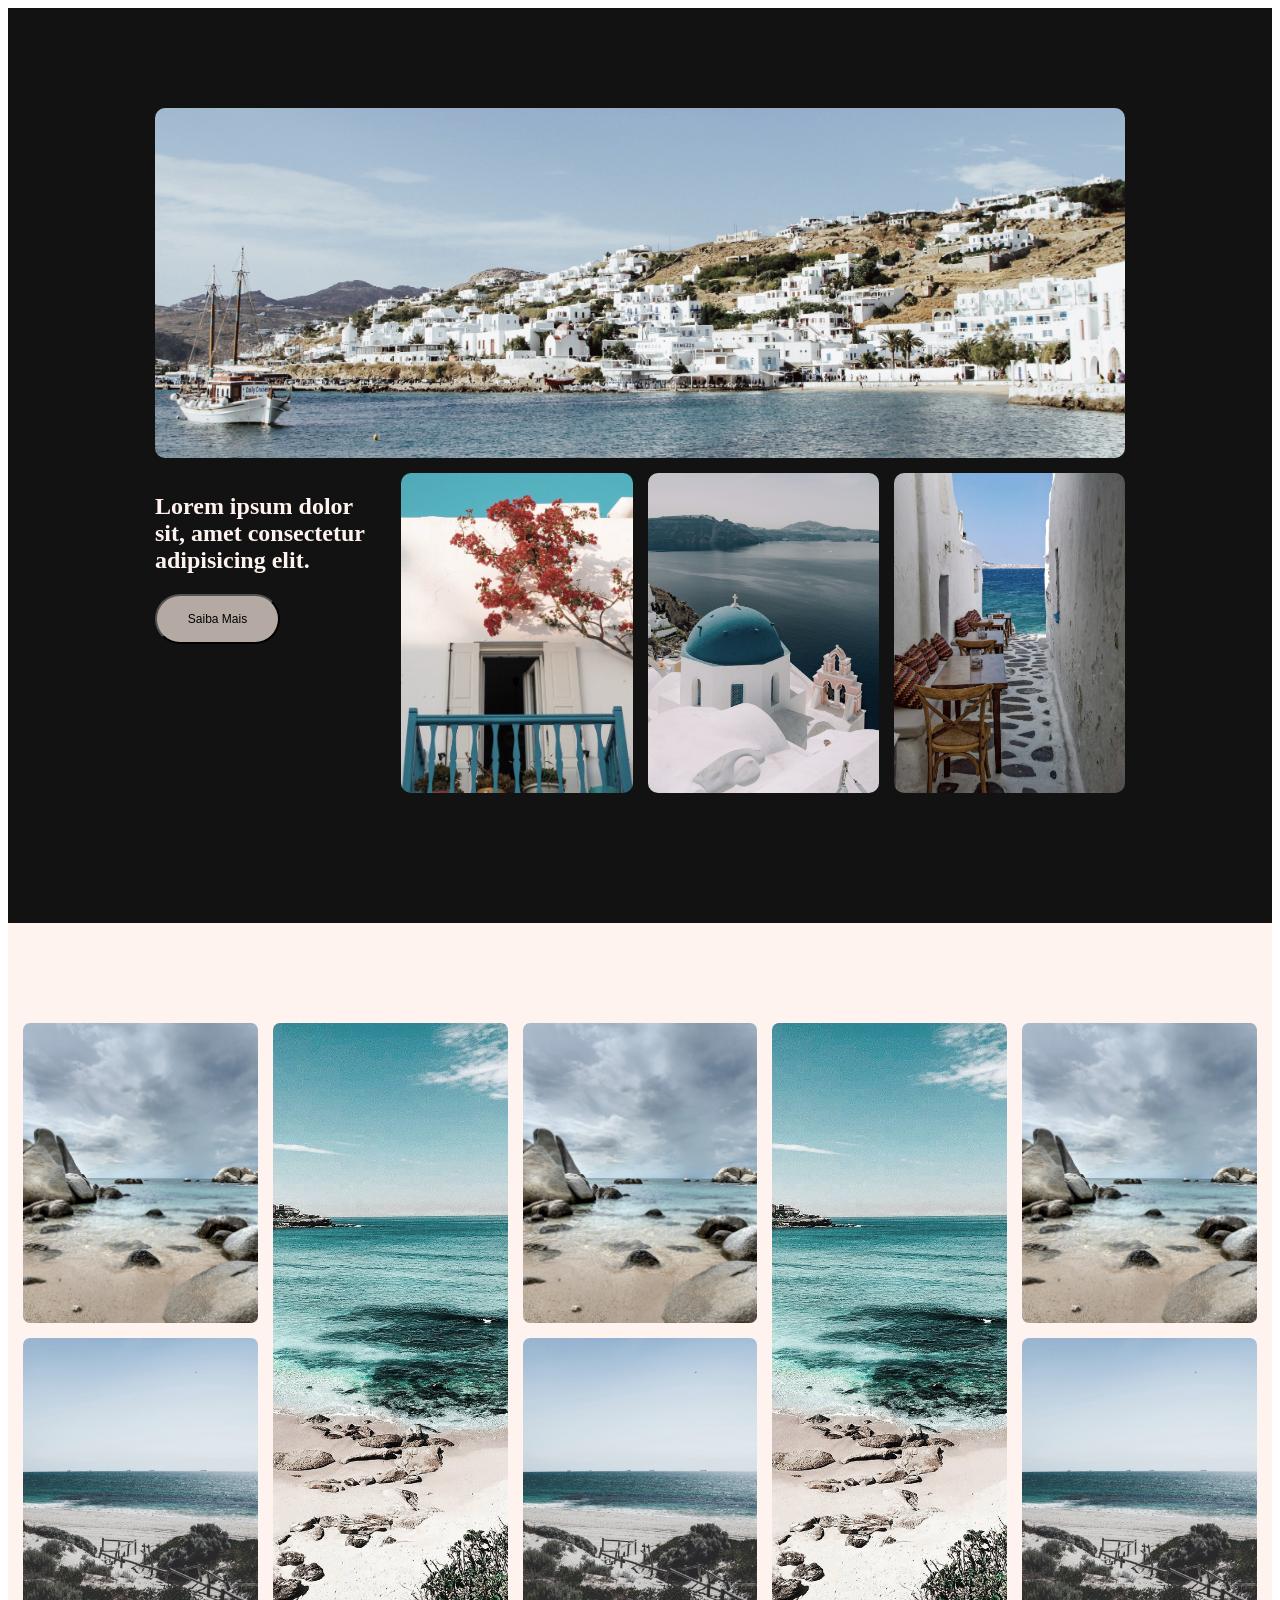
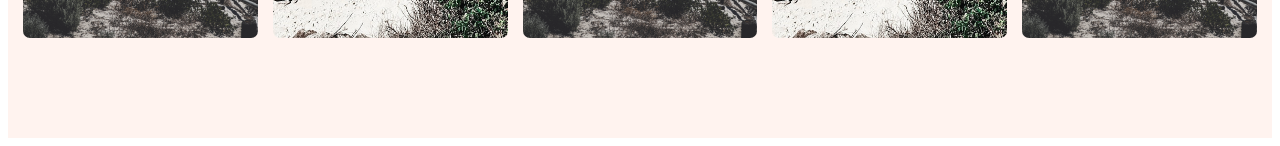
<file: index.html>
<!DOCTYPE html>
<html lang="en">
<head>
    <meta charset="UTF-8">
    <meta name="viewport" content="width=device-width, initial-scale=1.0">
    <link rel="stylesheet" href="style.css">
    <title>CP4 Front End</title>
</head>
    <body>
        <section class="banner">
            <div class="banner_container">
                <img src="./images/banner/01.jpg" class="img banner-1" alt="Praia Grega">
                <img src="./images/banner/02.jpg" class="img banner-2" alt="Varanda com Árvore">
                <img src="./images/banner/03.jpg" class="img banner-3" alt="Grécia">
                <img src="./images/banner/04.jpg" class="img banner-4" alt="Corredor Grego">
                <div class="h1">
                    <h1>Lorem ipsum dolor sit, amet consectetur adipisicing elit. </h1>
                    <button>Saiba Mais</button>
                </div>
            </div>
        </section>

        <section class="sea">
            <img src="./images/sea/01.jpg" class="img sea-1" alt="Rochas com casa ao fundo">
            <img src="./images/sea/02.jpg" class="img sea-2" alt="Descida para a praia">
            <img src="./images/sea/03.jpg" class="img sea-3" alt="Mar com cidade ao fundo">
            <img src="./images/sea/01.jpg" class="img sea-1" alt="Rochas com casa ao fundo">
            <img src="./images/sea/02.jpg" class="img sea-2" alt="Descida para a praia">
            <img src="./images/sea/03.jpg" class="img sea-3" alt="Mar com cidade ao fundo">
            <img src="./images/sea/01.jpg" class="img sea-1" alt="Rochas com casa ao fundo">
            <img src="./images/sea/02.jpg" class="img sea-2" alt="Descida para a praia">
        </section>
    </body>
</html>
</file>
<file: style.css>
.img {
    width: 100%;
    height: 100%;
    object-fit: cover;
}

.banner {
    background-color: #121212;
    padding: 100px 0;
}

.banner .img{
    border-radius: 10px;
    filter: grayscale(0.4);
    transition: all 0.2s;
}

.banner .img:hover{
    transform: scale(1.05);
    filter: grayscale(0);
}

.banner-1 {
    grid-area: a;
    max-height: 640px;
}

.banner-2 {
    grid-area: b;
    max-height: 320px;
}

.banner-3 {
    grid-area: c;
    max-height: 320px;
}

.banner-4 {
    grid-area: d;
    max-height: 320px;
}

.h1 {
    color: #fff3ef;
}

button {
    width: 125px;
    height: 50px;
    border-radius: 25px;
    background-color: #b4aaa3;
    font-size: 12px;
    transition: all 0.2s;
}

button:hover{
    background-color: #867c75;
    transform: scale(1.05);
}

.banner_container {
    max-width: 970px;
    margin: 0 auto;
    display: grid;
    gap: 15px;
    grid-template-columns: repeat(4, 1fr);
    grid-template-rows: 350px 350px;
    grid-template-areas:
        "a a a a"
        "e b c d";
}

.sea {
    background-color: #fff3ef;
    padding: 100px 15px;
    display: grid;
    gap: 15px;
    grid-template-rows: repeat(2, 300px);
    grid-template-columns: repeat(auto-fit, minmax(200px, 1fr));
}

.sea-1 {
    grid-row: 1/2;
}

.sea-2 {
    grid-row: 2/3;
}

.sea-3 {
    grid-row: 1/3;
}

.sea .img {
    border-radius: 5px;
    filter: grayscale(0.4);
    width: 100%;
    height: 100%;
    object-fit: cover;
    border-radius: 7px;
    transition: all 0.2s;
}

.sea .img:hover {
    transform: scale(1.05);
    filter: grayscale(0);
}

@media (max-width: 1024px) {
    .banner {
        padding: 60px 15px;
    }

    .banner_container {
        max-width: 100%;
        grid-template-columns: repeat(3, 1fr);
        grid-template-rows: 320px auto 160px;
        grid-template-areas:
            "a a a"
            "e e e"
            "b c d";
        gap: 12px;
    }

    .banner-1 {
    max-height: 320px;
    }

    .banner-2,
    .banner-3,
    .banner-4 {
    max-height: 160px;
    }

    .h1 {
        grid-area: e;
        text-align: center;
        padding: 15px 0;
    }

    .h1 h1 {
        font-size: 1.8rem;
    }

    .sea {
        padding: 60px 15px;
        grid-template-columns: repeat(2, 1fr);
        grid-template-rows: none;
        grid-auto-rows: 200px;
        grid-auto-flow: dense;
    }

    .sea-1,
    .sea-2 {
        grid-row: span 1;
    }

    .sea-3 {
        grid-row: span 2;
    }
}

@media (max-width: 600px) {
    .banner {
        padding: 40px 15px;
    }

    .banner_container {
        grid-template-columns: repeat(3, 1fr);
        grid-template-rows: 220px auto 100px;
        grid-template-areas:
            "a a a"
            "e e e"
            "b c d";
        gap: 10px;
    }

    .banner-1 {
        max-height: 220px;
    }

    .banner-2,
    .banner-3,
    .banner-4 {
        max-height: 100px;
    }

    .h1 {
        grid-area: e;
        display: flex;
        flex-direction: column;
        align-items: center;
        gap: 12px;
        padding: 10px 0;
    }

    .h1 h1 {
        text-align: center;
        font-size: 1.3rem;
    }

    .sea {
        padding: 40px 15px;
        grid-template-columns: repeat(2, 1fr);
        grid-template-rows: none;
        grid-auto-rows: 140px;
        grid-auto-flow: dense;
    }

    .sea-1,
    .sea-2 {
        grid-row: span 1;
    }

    .sea-3 {
        grid-row: span 2;
    }
}
</file>
